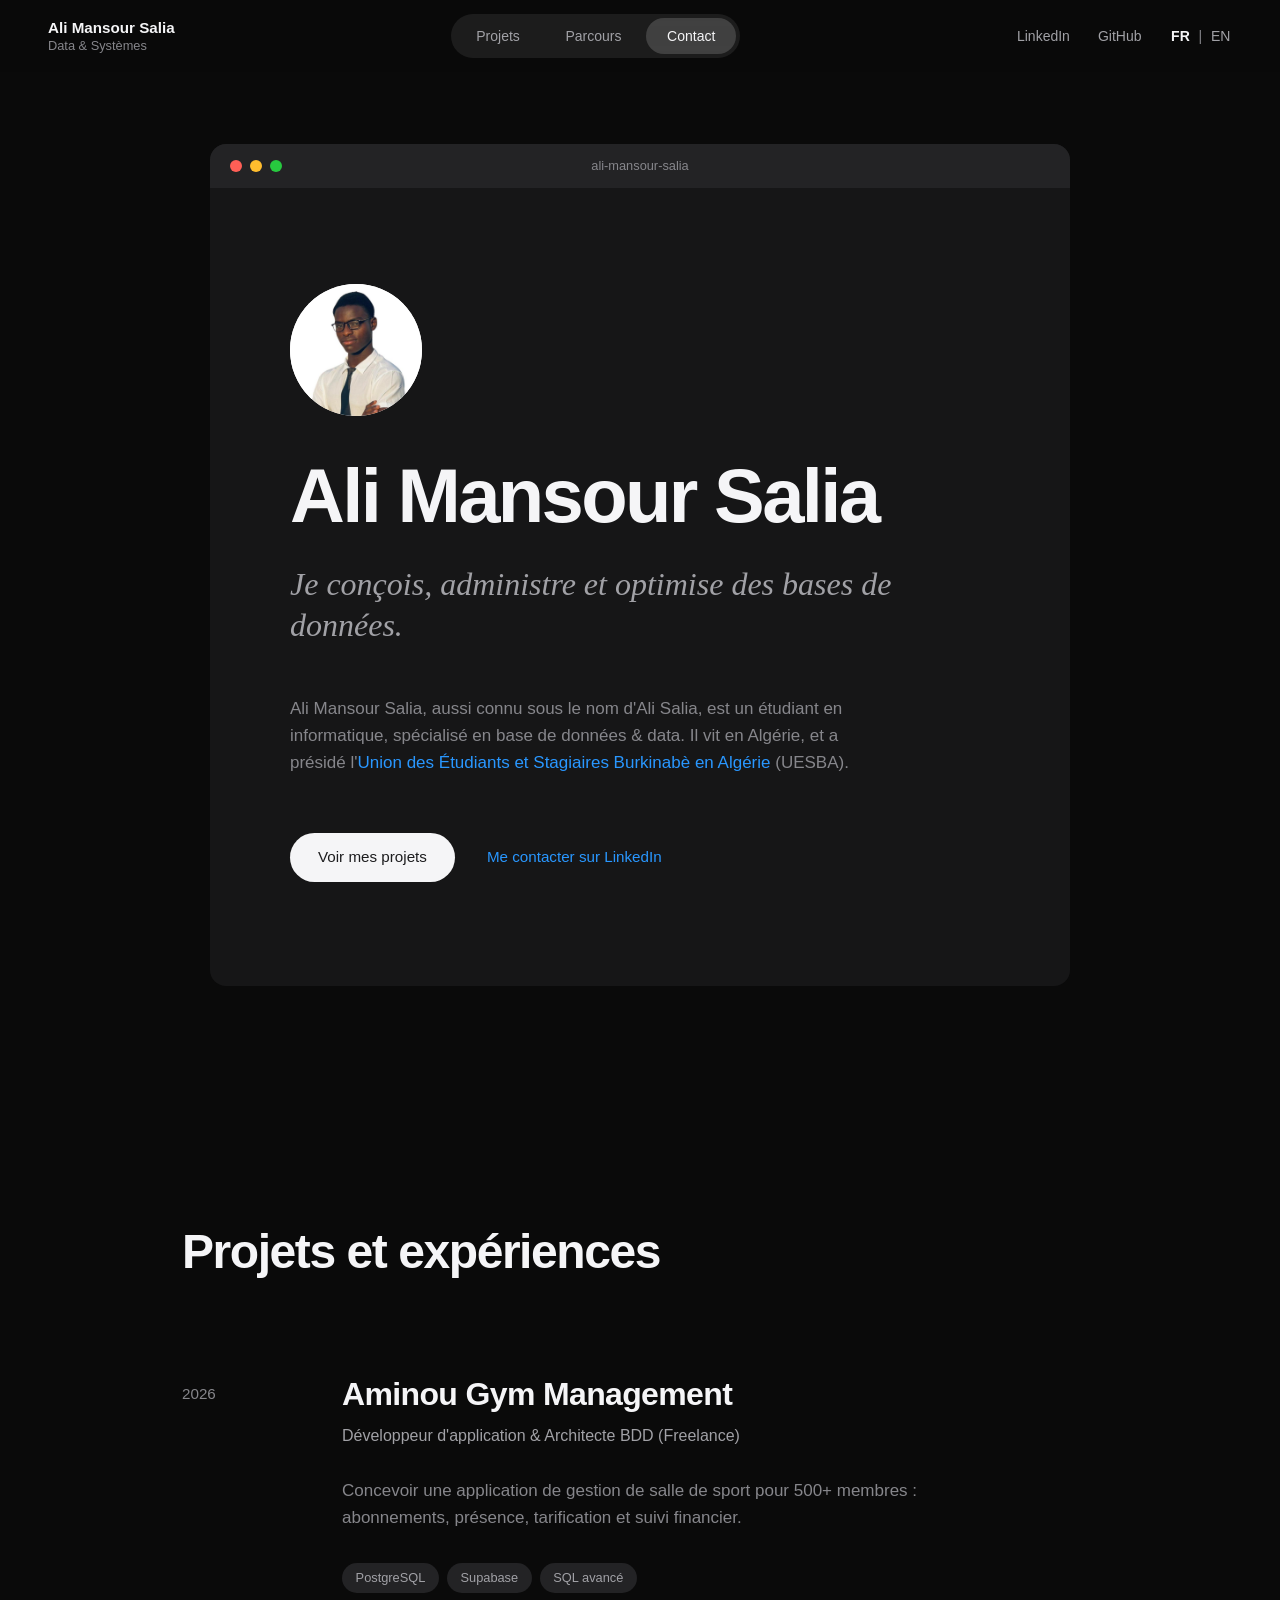
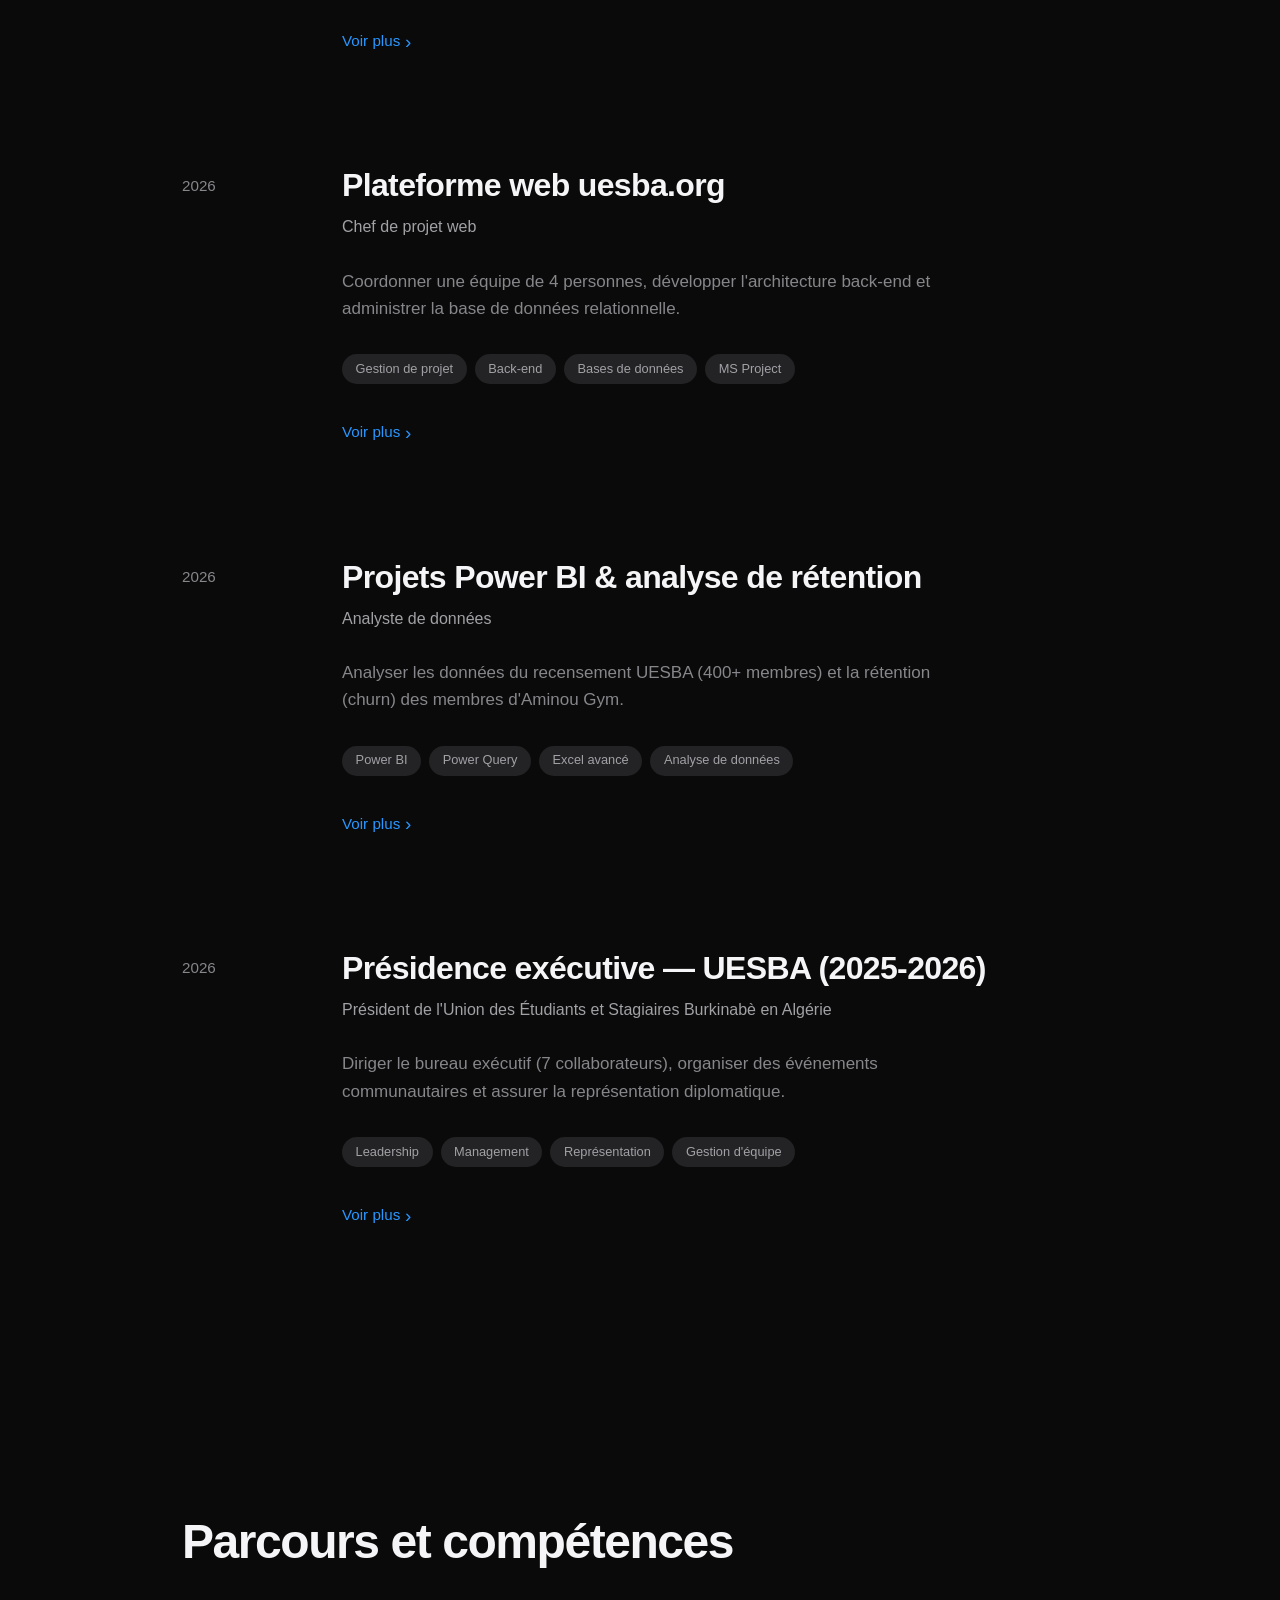
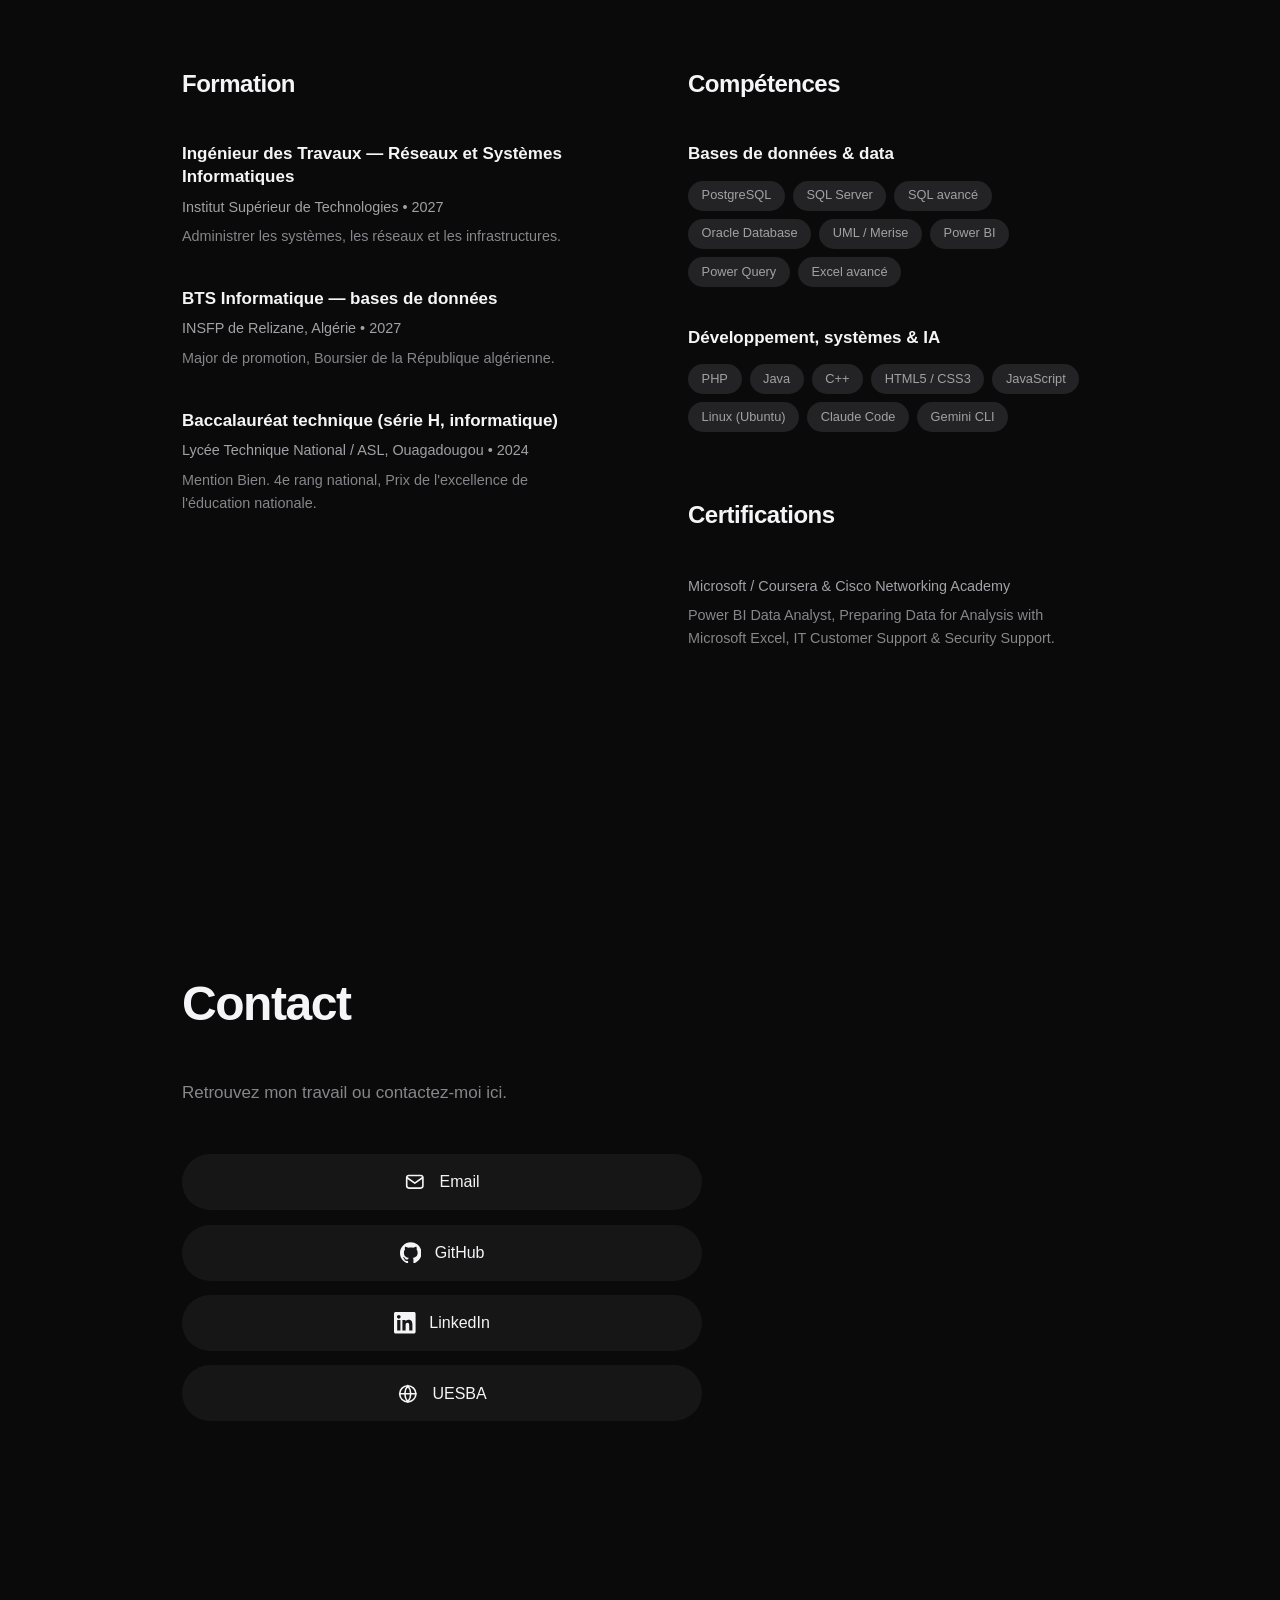
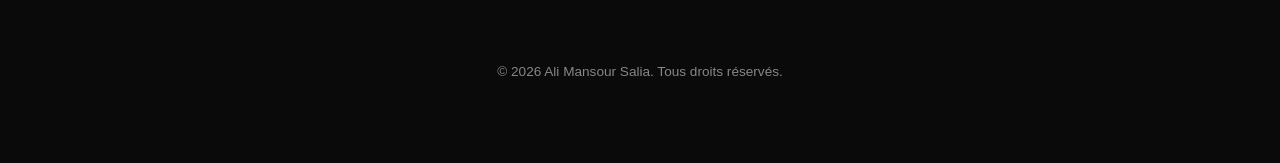
<file: index.html>
<!DOCTYPE html>
<html lang="fr">
<head>
    <meta charset="UTF-8">
    <meta name="viewport" content="width=device-width, initial-scale=1.0">
    <meta name="theme-color" content="#0a0a0a">
    <meta name="color-scheme" content="dark">

    <!-- SEO de base -->
    <title>Ali Mansour Salia (Ali Salia) — Bases de données & Data | Portfolio</title>
    <meta name="description" content="Portfolio d'Ali Mansour Salia (Ali Salia), étudiant en informatique spécialisé en bases de données et data, président de l'UESBA. Projets et parcours.">
    <meta name="author" content="Ali Mansour Salia">
    <meta name="robots" content="index, follow, max-image-preview:large">
    <link rel="canonical" href="https://alisalia-44.github.io/">

    <!-- Vérification Google Search Console -->
    <meta name="google-site-verification" content="VfelqRTBSX445C5ZfpV3877KGrWbgjVsc3em0DemAFc" />

    <!-- Aperçu lors d'un partage (LinkedIn, WhatsApp, X…) -->
    <meta property="og:type" content="profile">
    <meta property="og:site_name" content="Ali Mansour Salia">
    <meta property="og:title" content="Ali Mansour Salia (Ali Salia) — Bases de données & Data">
    <meta property="og:description" content="Étudiant en informatique spécialisé en bases de données et data, président de l'UESBA(2025-2026). Projets et parcours.">
    <meta property="og:url" content="https://alisalia-44.github.io/">
    <meta property="og:image" content="https://alisalia-44.github.io/og-image.png">
    <meta property="og:image:width" content="1200">
    <meta property="og:image:height" content="630">
    <meta property="og:image:alt" content="Ali Mansour Salia — Bases de données et Data">
    <meta property="og:locale" content="fr_FR">
    <meta property="profile:first_name" content="Ali">
    <meta property="profile:last_name" content="Salia">
    <meta name="twitter:card" content="summary_large_image">
    <meta name="twitter:title" content="Ali Mansour Salia (Ali Salia) — Bases de données & Data">
    <meta name="twitter:description" content="Étudiant en informatique spécialisé en bases de données et data, président de l'UESBA.">
    <meta name="twitter:image" content="https://alisalia-44.github.io/og-image.png">

    <link rel="icon" href="favicon.svg" type="image/svg+xml">
    <link rel="alternate" hreflang="fr" href="https://alisalia-44.github.io/?lang=fr">
    <link rel="alternate" hreflang="en" href="https://alisalia-44.github.io/?lang=en">
    <link rel="stylesheet" href="style.css">

    <!-- Données structurées : relie le site, LinkedIn, GitHub et l'UESBA à la même personne -->
    <script type="application/ld+json">
    {
      "@context": "https://schema.org",
      "@graph": [
        {
          "@type": "WebSite",
          "@id": "https://alisalia-44.github.io/#website",
          "url": "https://alisalia-44.github.io/",
          "name": "Ali Mansour Salia",
          "alternateName": "Ali Salia",
          "inLanguage": ["fr", "en"],
          "publisher": { "@id": "https://alisalia-44.github.io/#person" }
        },
        {
          "@type": "ProfilePage",
          "@id": "https://alisalia-44.github.io/#profilepage",
          "url": "https://alisalia-44.github.io/",
          "name": "Ali Mansour Salia (Ali Salia) — Portfolio",
          "isPartOf": { "@id": "https://alisalia-44.github.io/#website" },
          "mainEntity": { "@id": "https://alisalia-44.github.io/#person" },
          "dateModified": "2026-11-05T20:00:00+01:00"
        },
        {
          "@type": "Person",
          "@id": "https://alisalia-44.github.io/#person",
          "name": "Ali Mansour Salia",
          "givenName": "Ali",
          "additionalName": "Mansour",
          "familyName": "Salia",
          "alternateName": ["Ali Salia"],
          "url": "https://alisalia-44.github.io/",
          "image": "https://alisalia-44.github.io/photo-ali-salia.jpg",
          "description": "Étudiant en informatique spécialisé en bases de données et data, président de l'Union des Étudiants et Stagiaires Burkinabè en Algérie (UESBA).",
          "jobTitle": "Étudiant en informatique, bases de données et data",
          "nationality": { "@type": "Country", "name": "Burkina Faso" },
          "homeLocation": {
            "@type": "Place",
            "address": { "@type": "PostalAddress", "addressLocality": "Relizane", "addressCountry": "DZ" }
          },
          "knowsAbout": ["Bases de données", "PostgreSQL", "SQL", "Power BI", "Analyse de données", "Gestion de projet"],
          "alumniOf": [
            { "@type": "EducationalOrganization", "name": "Institut National Spécialisé de Formation Professionnelle (INSFP) de Relizane" },
            { "@type": "EducationalOrganization", "name": "Lycée Technique National, Ouagadougou" }
          ],
          "affiliation": {
            "@type": "Organization",
            "name": "Union des Étudiants et Stagiaires Burkinabè en Algérie (UESBA)",
            "alternateName": "UESBA",
            "url": "https://uesba.org"
          },
          "sameAs": [
            "https://www.linkedin.com/in/alisalia44",
            "https://github.com/alisalia-44"
          ]
        }
      ]
    }
    </script>
</head>
<body>

    <a class="skip-link" href="#projets" data-i18n="skip">Aller au contenu</a>

    <header>
        <nav aria-label="Navigation principale" data-i18n-aria="navAria">
            <a class="nav-brand" href="#top" aria-label="Ali Mansour Salia, retour en haut">
                <strong>Ali Mansour Salia</strong>
                <span data-i18n="brandSub">Data & Systèmes</span>
            </a>
            <div class="nav-center">
                <a href="#projets" data-section="projets" class="active" data-i18n="navProjects">Projets</a>
                <a href="#parcours" data-section="parcours" data-i18n="navBackground">Parcours</a>
                <a href="#contact" data-section="contact" data-i18n="navContact">Contact</a>
            </div>
            <div class="nav-links">
                <a href="https://www.linkedin.com/in/alisalia44" target="_blank" rel="me noopener">LinkedIn</a>
                <a href="https://github.com/alisalia-44" target="_blank" rel="me noopener">GitHub</a>
                <div class="lang-switch" role="group" aria-label="Langue" data-i18n-aria="langAria">
                    <button type="button" data-lang="fr" aria-pressed="true">FR</button><span aria-hidden="true">|</span><button type="button" data-lang="en" aria-pressed="false">EN</button>
                </div>
            </div>
        </nav>
    </header>

    <main id="top">

        <!-- Présentation -->
        <section class="hero" aria-labelledby="page-title">
            <div class="mac-window">
                <div class="mac-header" aria-hidden="true">
                    <span class="dot close"></span>
                    <span class="dot min"></span>
                    <span class="dot max"></span>
                    <span class="mac-title">ali-mansour-salia</span>
                </div>
                <div class="mac-body">
                    <img class="avatar" src="photo-ali-salia.jpg" alt="Portrait d'Ali Mansour Salia" data-i18n-alt="photoAlt" width="132" height="132" fetchpriority="high">
                    <h1 id="page-title">Ali Mansour Salia</h1>
                    <p class="tagline" data-i18n="tagline">Je conçois, administre et optimise des bases de données.</p>
                    <p class="intro" data-i18n-html="intro">
                        Ali Mansour Salia, aussi connu sous le nom d'Ali Salia, est un étudiant en informatique,
                        spécialisé en base de données & data. Il vit en Algérie, et a présidé l'<a href="https://uesba.org" target="_blank" rel="noopener">Union des Étudiants et Stagiaires Burkinabè en Algérie</a> (UESBA).
                    </p>
                    <div class="actions">
                        <a class="pill" href="#projets" data-i18n="ctaProjects">Voir mes projets</a>
                        <a class="text-link" href="https://www.linkedin.com/in/alisalia44" target="_blank" rel="me noopener" data-i18n="ctaLinkedin">Me contacter sur LinkedIn</a>
                    </div>
                </div>
            </div>
        </section>

        <!-- Projets (générés par main.js à partir de data.js) -->
        <section id="projets" class="container" aria-labelledby="projets-title">
            <h2 class="section-title" id="projets-title" data-i18n="projectsTitle">Projets et expériences</h2>
            <div class="project-list" id="projects-container"></div>
            <noscript><p class="noscript" data-i18n-html="noscript">Les projets s'affichent avec JavaScript. Retrouve-les aussi sur <a href="https://github.com/alisalia-44">mon GitHub</a>.</p></noscript>
        </section>

        <!-- Parcours (généré par main.js à partir de data.js) -->
        <section id="parcours" class="container" aria-labelledby="parcours-title">
            <h2 class="section-title" id="parcours-title" data-i18n="backgroundTitle">Parcours et compétences</h2>
            <div class="resume-grid">
                <div class="resume-block">
                    <h3 data-i18n="education">Formation</h3>
                    <div id="education-container"></div>
                </div>
                <div class="resume-block">
                    <h3 data-i18n="skills">Compétences</h3>
                    <div id="skills-container"></div>
                    <h3 class="sub-heading" data-i18n="certifications">Certifications</h3>
                    <div id="certifications-container"></div>
                </div>
            </div>
        </section>

        <!-- Contact (liens générés par main.js à partir de contactData dans data.js) -->
        <section id="contact" class="container" aria-labelledby="contact-title">
            <h2 class="section-title" id="contact-title" data-i18n="contactTitle">Contact</h2>
            <p class="contact-intro" data-i18n="contactIntro">Retrouvez mon travail ou contactez-moi ici.</p>
            <div class="contact-list" id="contact-container"></div>
        </section>

    </main>

    <footer class="site-footer">
        <p data-i18n="footer">© 2026 Ali Mansour Salia. Tous droits réservés.</p>
    </footer>

    <!-- Fenêtre d'étude de cas (élément <dialog> natif : accessible au clavier, Échap pour fermer) -->
    <dialog id="project-modal" aria-labelledby="modal-title">
        <div class="modal-inner">
            <button class="close-button" id="close-modal" type="button" aria-label="Fermer" data-i18n-aria="close">×</button>
            <h2 id="modal-title"></h2>
            <p class="modal-role" id="modal-role"></p>
            <ul class="tech-tags" id="modal-tags"></ul>
            <div class="modal-body" id="modal-body"></div>
            <a id="modal-link" class="text-link hidden" href="#" target="_blank" rel="noopener"></a>
        </div>
    </dialog>

    <script src="data.js"></script>
    <script src="main.js"></script>
</body>
</html>
</file>
<file: style.css>
/* =====================================================================
   style.css — thème sombre, plat et épuré (inspiré d'Apple).
   Polices système uniquement : aucune requête externe, chargement instantané.
   ===================================================================== */

:root {
    --bg: #0a0a0a;
    --surface: #161617;
    --surface-2: #232325;
    --text: #f5f5f7;
    --muted: #86868b;
    --soft: #a1a1a6;
    --accent: #2997ff;

    --sans: -apple-system, BlinkMacSystemFont, "Segoe UI", Roboto, Helvetica, Arial, sans-serif;
    --serif: ui-serif, "New York", Georgia, "Times New Roman", serif;

    --nav-h: 4.5rem;
}

*,
*::before,
*::after {
    box-sizing: border-box;
    margin: 0;
    padding: 0;
}

html {
    scroll-behavior: smooth;
    scroll-padding-top: calc(var(--nav-h) + 1rem);
    -webkit-text-size-adjust: 100%;
}

html.modal-open {
    overflow: hidden;
}

body {
    font-family: var(--sans);
    font-size: 17px;
    line-height: 1.6;
    color: var(--text);
    background: var(--bg);
    -webkit-font-smoothing: antialiased;
    overflow-x: hidden;
}

a {
    color: var(--accent);
    text-decoration: none;
}

a:hover {
    text-decoration: underline;
    text-underline-offset: 4px;
}

ul {
    list-style: none;
}

:focus-visible {
    outline: 2px solid var(--accent);
    outline-offset: 3px;
    border-radius: 6px;
}

.hidden {
    display: none !important;
}

.sr-only {
    position: absolute;
    width: 1px;
    height: 1px;
    overflow: hidden;
    clip: rect(0 0 0 0);
    white-space: nowrap;
}

.skip-link {
    position: absolute;
    left: 1rem;
    top: -4rem;
    background: var(--text);
    color: #1d1d1f;
    padding: 0.6rem 1.2rem;
    border-radius: 980px;
    z-index: 2000;
}

.skip-link:focus {
    top: 1rem;
}

/* --- NAVIGATION --- */
nav {
    position: fixed;
    top: 0;
    left: 0;
    width: 100%;
    min-height: var(--nav-h);
    display: flex;
    justify-content: space-between;
    align-items: center;
    padding: 0.9rem 3rem;
    z-index: 100;
    background: rgba(10, 10, 10, 0.72);
    -webkit-backdrop-filter: saturate(180%) blur(20px);
    backdrop-filter: saturate(180%) blur(20px);
}

.nav-brand {
    display: flex;
    flex-direction: column;
    color: var(--text);
    line-height: 1.3;
}

.nav-brand:hover {
    text-decoration: none;
}

.nav-brand strong {
    font-weight: 600;
    font-size: 0.95rem;
}

.nav-brand span {
    font-size: 0.8rem;
    color: var(--muted);
}

.nav-center {
    display: flex;
    gap: 0.25rem;
    padding: 0.25rem;
    background: rgba(255, 255, 255, 0.08);
    border-radius: 980px;
}

.nav-center a {
    color: var(--soft);
    padding: 0.4rem 1.3rem;
    border-radius: 980px;
    font-size: 0.875rem;
    font-weight: 500;
    transition: background 0.25s ease, color 0.25s ease;
}

.nav-center a:hover {
    color: var(--text);
    text-decoration: none;
}

.nav-center a.active {
    background: rgba(255, 255, 255, 0.16);
    color: var(--text);
}

.nav-links {
    display: flex;
    gap: 1.75rem;
}

.nav-links a {
    color: var(--soft);
    font-size: 0.875rem;
}

.nav-links a:hover {
    color: var(--text);
    text-decoration: none;
}

/* --- PRÉSENTATION --- */
.hero {
    min-height: 100vh;
    min-height: 100svh;
    display: flex;
    align-items: center;
    justify-content: center;
    padding: 9rem 2rem 6rem;
}

.mac-window {
    width: 100%;
    max-width: 860px;
    background: var(--surface);
    border-radius: 16px;
    overflow: hidden;
    animation: rise 0.9s cubic-bezier(0.16, 1, 0.3, 1) both;
}

@keyframes rise {
    from { opacity: 0; transform: translateY(24px); }
    to   { opacity: 1; transform: translateY(0); }
}

.mac-header {
    position: relative;
    height: 44px;
    display: flex;
    align-items: center;
    gap: 8px;
    padding: 0 1.25rem;
    background: var(--surface-2);
}

.dot {
    width: 12px;
    height: 12px;
    border-radius: 50%;
}

.dot.close { background: #ff5f56; }
.dot.min   { background: #ffbd2e; }
.dot.max   { background: #27c93f; }

.mac-title {
    position: absolute;
    left: 50%;
    transform: translateX(-50%);
    font-size: 0.8rem;
    color: var(--muted);
}

.mac-body {
    padding: 6rem 5rem 6.5rem;
}

.hero h1 {
    font-size: clamp(2.6rem, 7vw, 4.75rem);
    font-weight: 600;
    line-height: 1.05;
    letter-spacing: -0.035em;
    margin-bottom: 1.75rem;
}

.tagline {
    font-family: var(--serif);
    font-style: italic;
    font-size: clamp(1.4rem, 3vw, 2rem);
    line-height: 1.3;
    color: var(--soft);
    margin-bottom: 3rem;
    max-width: 22em;
}

.intro {
    max-width: 34em;
    color: var(--muted);
    font-size: 1.0625rem;
    margin-bottom: 3.5rem;
}

.actions {
    display: flex;
    align-items: center;
    flex-wrap: wrap;
    gap: 1rem 2rem;
}

/* Boutons : pilule + lien avec chevron */
.pill {
    display: inline-block;
    background: var(--text);
    color: #1d1d1f;
    padding: 0.8rem 1.75rem;
    border-radius: 980px;
    font-size: 0.95rem;
    font-weight: 500;
    transition: background 0.25s ease;
}

.pill:hover {
    background: #fff;
    text-decoration: none;
}

.text-link {
    display: inline-flex;
    align-items: center;
    gap: 0.3rem;
    background: none;
    border: none;
    padding: 0;
    font: inherit;
    font-size: 0.95rem;
    color: var(--accent);
    cursor: pointer;
}

.text-link:hover {
    text-decoration: underline;
    text-underline-offset: 4px;
}

.chevron {
    font-size: 1.25em;
    line-height: 1;
    transition: transform 0.25s ease;
}

.text-link:hover .chevron {
    transform: translateX(3px);
}

/* --- SECTIONS --- */
.container {
    max-width: 980px;
    margin: 0 auto;
    padding: 9rem 2rem;
}

.section-title {
    font-size: clamp(2rem, 4.5vw, 3rem);
    font-weight: 600;
    letter-spacing: -0.03em;
    line-height: 1.1;
    margin-bottom: 6rem;
}

/* --- PROJETS --- */
.project-list {
    display: flex;
    flex-direction: column;
    gap: 7rem;
}

.project {
    display: grid;
    grid-template-columns: 8rem 1fr;
    gap: 2rem;
}

.project-year {
    color: var(--muted);
    font-size: 0.95rem;
    padding-top: 0.45rem;
    font-variant-numeric: tabular-nums;
}

.project-content h3 {
    font-size: clamp(1.5rem, 3vw, 2rem);
    font-weight: 600;
    letter-spacing: -0.02em;
    line-height: 1.2;
    margin-bottom: 0.6rem;
}

.project-role {
    color: var(--soft);
    font-size: 1rem;
    margin-bottom: 1.75rem;
}

.project-desc {
    color: var(--muted);
    max-width: 38em;
    margin-bottom: 2rem;
}

.tech-tags {
    display: flex;
    flex-wrap: wrap;
    gap: 0.5rem;
}

.tech-tags li {
    background: var(--surface-2);
    color: var(--soft);
    padding: 0.3rem 0.85rem;
    border-radius: 980px;
    font-size: 0.8rem;
}

.project .btn-voir-plus {
    margin-top: 2.25rem;
}

/* --- PARCOURS --- */
.resume-grid {
    display: grid;
    grid-template-columns: 1fr 1fr;
    gap: 6rem;
}

.resume-block h3 {
    font-size: 1.5rem;
    font-weight: 600;
    letter-spacing: -0.02em;
    margin-bottom: 2.5rem;
}

.resume-block h3.sub-heading {
    margin-top: 4rem;
}

.resume-item {
    margin-bottom: 2.5rem;
}

.resume-item h4 {
    font-size: 1.0625rem;
    font-weight: 600;
    line-height: 1.35;
    margin-bottom: 0.4rem;
}

.resume-item .tech-tags {
    margin-top: 0.9rem;
}

.resume-item .meta {
    color: var(--soft);
    font-size: 0.9rem;
    margin-bottom: 0.4rem;
}

.resume-item .desc-meta {
    color: var(--muted);
    font-size: 0.9rem;
}

.noscript {
    color: var(--muted);
}

/* --- FENÊTRE D'ÉTUDE DE CAS --- */
dialog {
    border: none;
    padding: 0;
    margin: auto;
    width: calc(100% - 2rem);
    max-width: 700px;
    max-height: 85vh;
    background: var(--surface);
    color: var(--text);
    border-radius: 24px;
    overflow-y: auto;
}

dialog[open] {
    animation: pop 0.3s cubic-bezier(0.16, 1, 0.3, 1);
}

dialog::backdrop {
    background: rgba(0, 0, 0, 0.72);
    -webkit-backdrop-filter: blur(12px);
    backdrop-filter: blur(12px);
}

@keyframes pop {
    from { opacity: 0; transform: translateY(16px) scale(0.98); }
    to   { opacity: 1; transform: translateY(0) scale(1); }
}

.modal-inner {
    position: relative;
    padding: 4rem 4rem 3.5rem;
}

.close-button {
    position: absolute;
    top: 1.25rem;
    right: 1.25rem;
    width: 2rem;
    height: 2rem;
    border: none;
    border-radius: 50%;
    background: rgba(255, 255, 255, 0.1);
    color: var(--soft);
    font-size: 1.4rem;
    line-height: 1;
    cursor: pointer;
    transition: background 0.25s ease, color 0.25s ease;
}

.close-button:hover {
    background: rgba(255, 255, 255, 0.18);
    color: var(--text);
}

.modal-inner h2 {
    font-size: clamp(1.6rem, 3.5vw, 2.1rem);
    font-weight: 600;
    letter-spacing: -0.025em;
    line-height: 1.15;
    padding-right: 2.5rem;
    margin-bottom: 0.75rem;
}

.modal-role {
    color: var(--soft);
    margin-bottom: 1.75rem;
}

.modal-body {
    margin: 2.5rem 0;
    color: var(--soft);
    line-height: 1.75;
}

.modal-body p {
    margin-bottom: 1.25rem;
}

.modal-body strong {
    color: var(--text);
    font-weight: 600;
}

/* --- PHOTO DE PROFIL --- */
.avatar {
    display: block;
    width: 132px;
    height: 132px;
    border-radius: 50%;
    object-fit: cover;
    object-position: center top;
    background: #fff;
    margin-bottom: 2.5rem;
}

/* --- BOUTON DE LANGUE FR | EN --- */
.nav-links {
    align-items: center;
}

.lang-switch {
    display: flex;
    align-items: center;
    gap: 0.45rem;
    color: var(--muted);
    font-size: 0.875rem;
}

.lang-switch button {
    background: none;
    border: none;
    padding: 0.2rem 0.1rem;
    font: inherit;
    color: var(--soft);
    cursor: pointer;
}

.lang-switch button:hover {
    color: var(--text);
}

.lang-switch button[aria-pressed="true"] {
    color: var(--text);
    font-weight: 600;
}

/* --- CONTACT --- */
.contact-intro {
    color: var(--muted);
    max-width: 34em;
    margin: -3rem 0 3rem;
}

.contact-list {
    display: grid;
    gap: 0.9rem;
    max-width: 520px;
}

.contact-link {
    display: flex;
    align-items: center;
    justify-content: center;
    gap: 0.85rem;
    min-height: 3.5rem;
    padding: 0.9rem 1.5rem;
    background: var(--surface);
    color: var(--text);
    border-radius: 980px;
    font-size: 1rem;
    font-weight: 500;
    transition: background 0.25s ease;
}

.contact-link:hover {
    background: var(--surface-2);
    text-decoration: none;
}

.contact-link svg {
    width: 1.35rem;
    height: 1.35rem;
    flex: none;
}

/* --- PIED DE PAGE --- */
.site-footer {
    text-align: center;
    padding: 6rem 1.5rem 5rem;
    color: var(--muted);
    font-size: 0.85rem;
}

/* --- RESPONSIVE --- */
@media (max-width: 900px) {
    nav {
        padding: 0.9rem 1.5rem;
    }

    .mac-body {
        padding: 4rem 2.5rem 4.5rem;
    }

    .resume-grid {
        grid-template-columns: 1fr;
        gap: 5rem;
    }
}

@media (max-width: 700px) {
    :root {
        --nav-h: 7rem;
    }

    nav {
        flex-wrap: wrap;
        row-gap: 0.75rem;
        padding: 0.85rem 1.25rem;
    }

    .nav-brand { order: 1; }
    .nav-links { order: 2; gap: 1rem; }
    .contact-intro { margin-top: -2rem; }

    .nav-center {
        order: 3;
        width: 100%;
    }

    .nav-center a {
        flex: 1;
        text-align: center;
    }

    .hero {
        min-height: auto;
        padding: 9.5rem 1.25rem 4rem;
    }

    .mac-body {
        padding: 3rem 1.5rem 3.5rem;
    }

    .tagline { margin-bottom: 2rem; }
    .intro   { margin-bottom: 2.5rem; }

    .container {
        padding: 6rem 1.5rem;
    }

    .section-title {
        margin-bottom: 4rem;
    }

    .project-list {
        gap: 5rem;
    }

    .project {
        grid-template-columns: 1fr;
        gap: 0.5rem;
    }

    .project-year {
        padding-top: 0;
    }

    .modal-inner {
        padding: 3.5rem 1.75rem 2.5rem;
    }
}

@media (prefers-reduced-motion: reduce) {
    html {
        scroll-behavior: auto;
    }

    *,
    *::before,
    *::after {
        animation: none !important;
        transition: none !important;
    }
}
</file>
